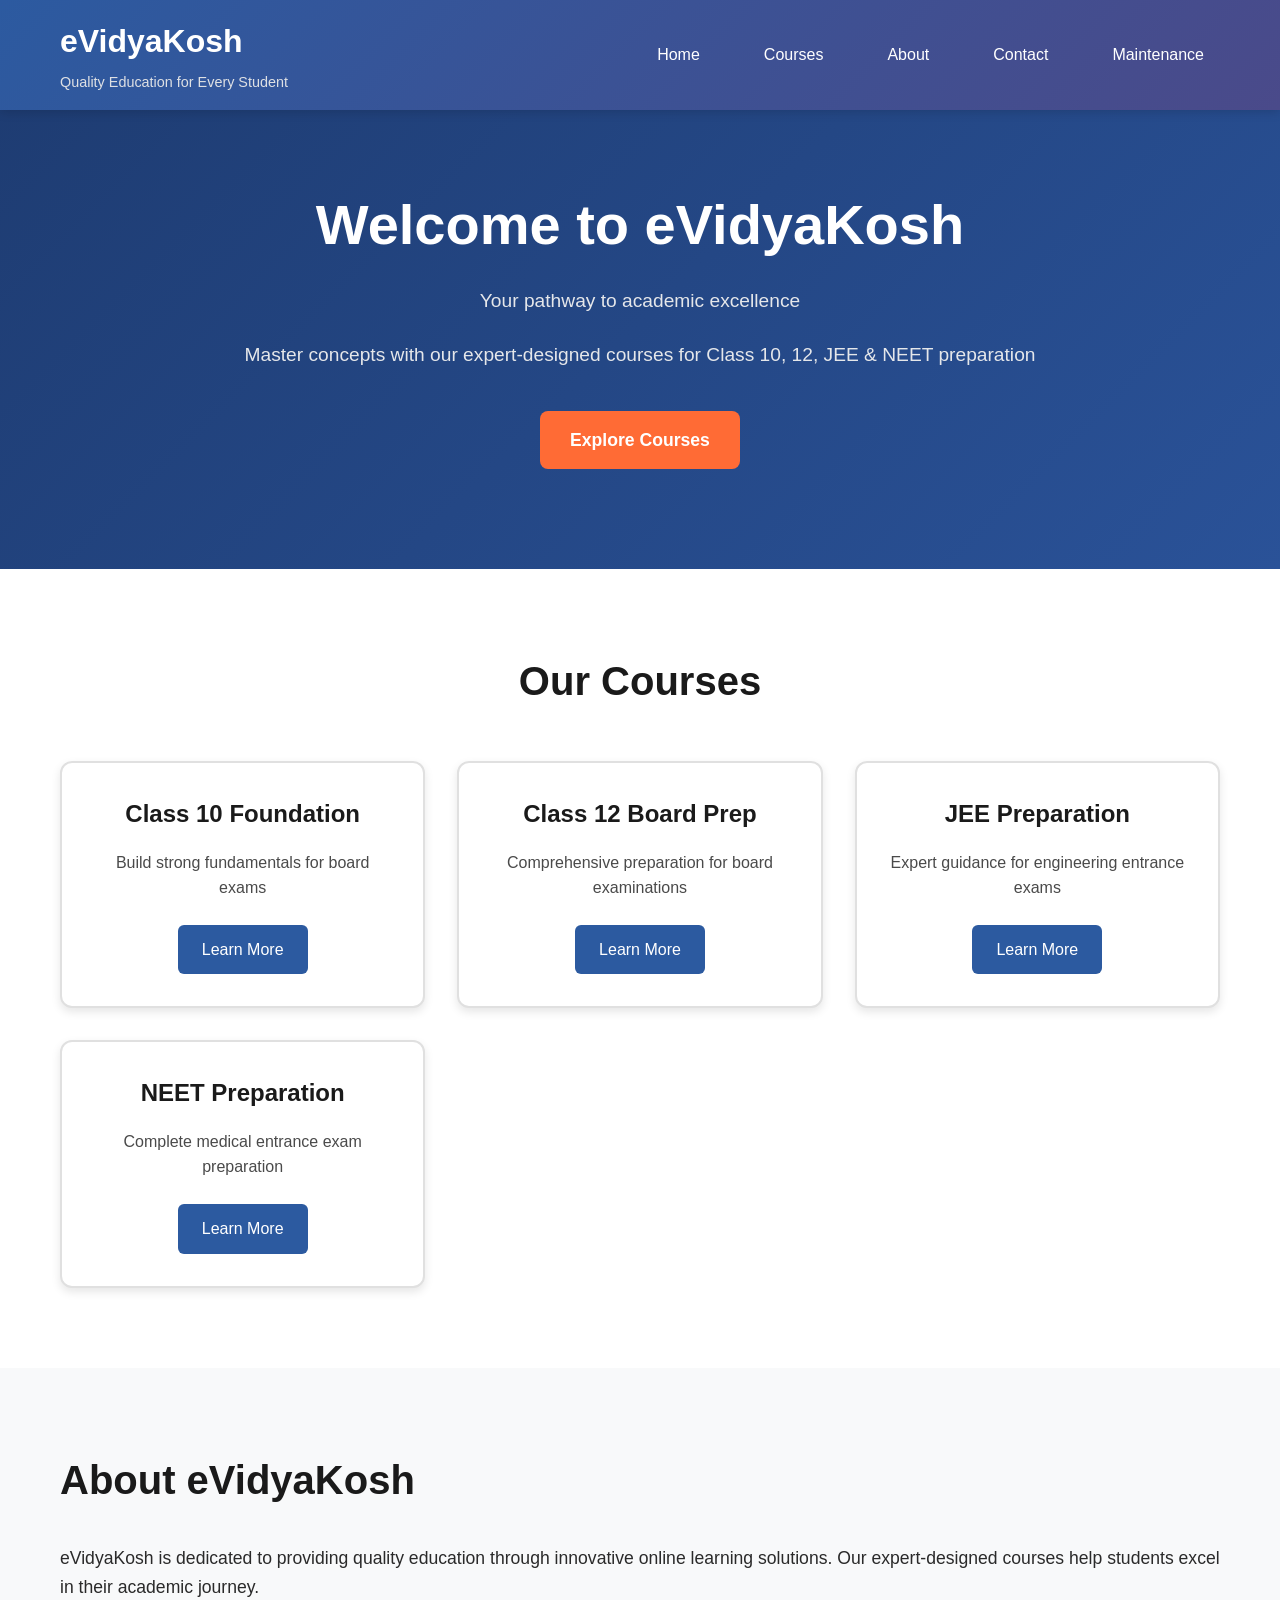
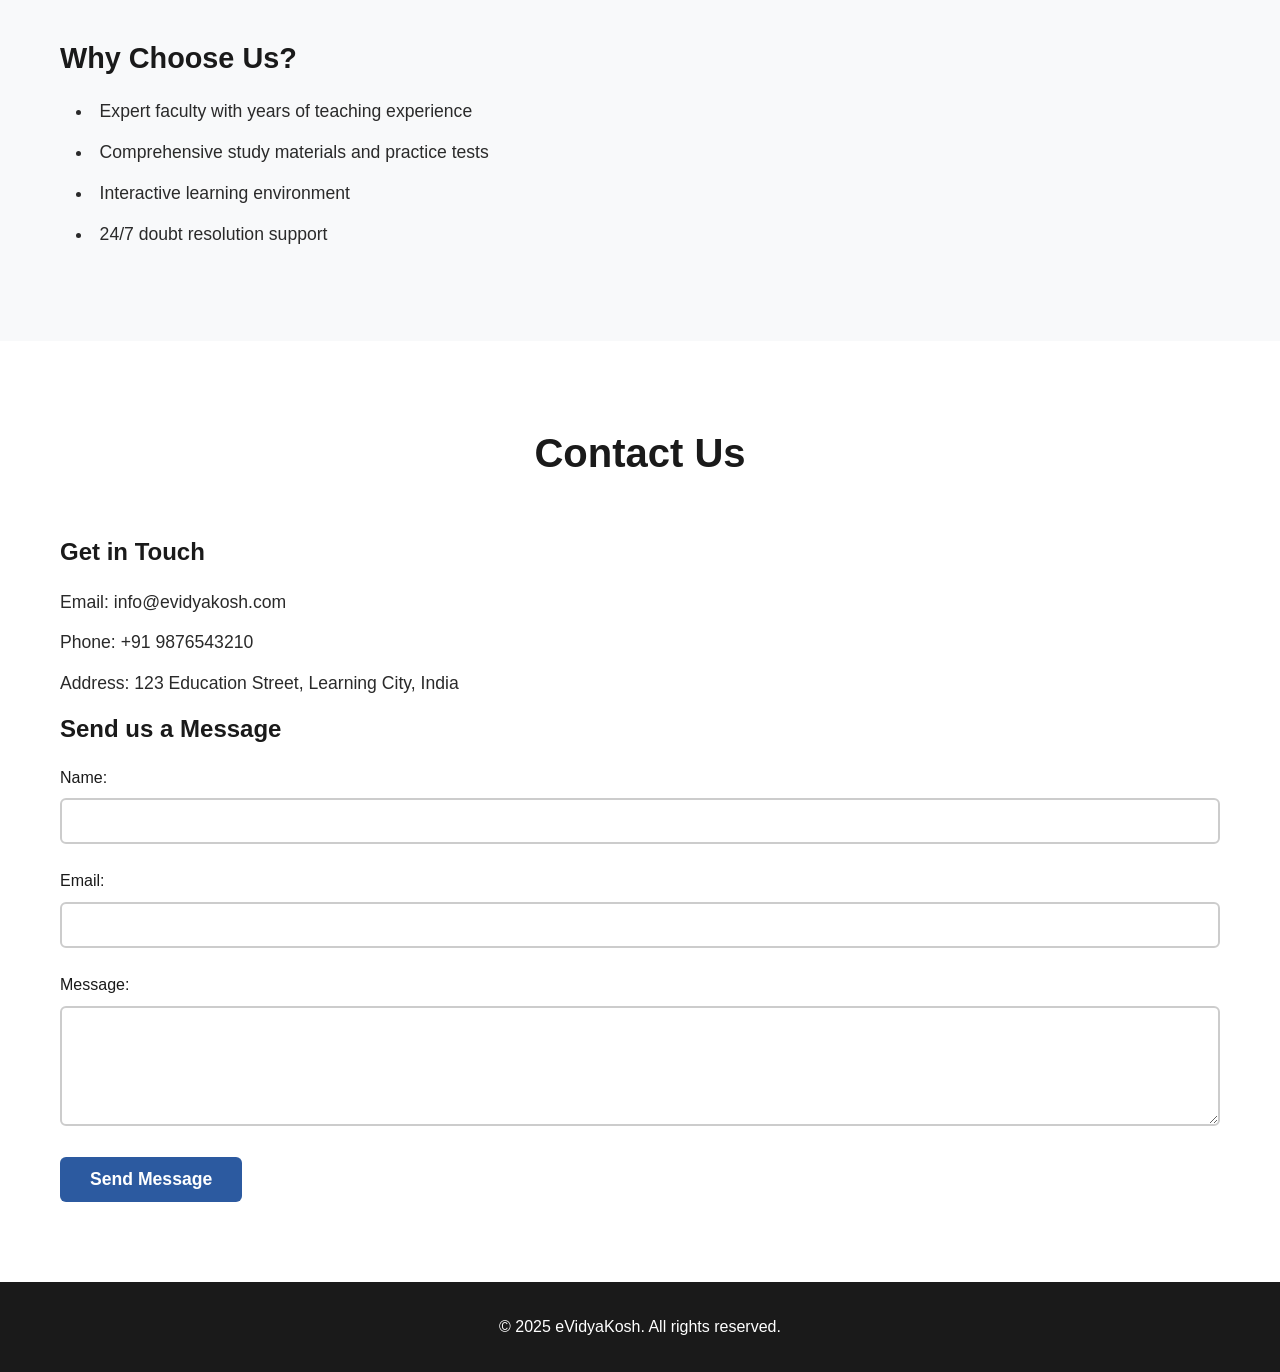
<file: index.html>
<!DOCTYPE html>
<html lang="en">
<head>
    <meta charset="UTF-8">
    <meta name="viewport" content="width=device-width, initial-scale=1.0">
    <meta name="description" content="eVidyaKosh - Quality online learning platform offering expert-designed courses for Class 10, 12, JEE and NEET preparation. Master concepts with our comprehensive educational resources.">
    <title>eVidyaKosh - Online Learning Platform</title>
    <link rel="stylesheet" href="style.css">
</head>
<body>
    <header>
        <nav class="navbar">
            <div class="container">
                <div class="nav-brand">
                    <h1>eVidyaKosh</h1>
                    <p>Quality Education for Every Student</p>
                </div>
                <ul class="nav-menu">
                    <li><a href="#home">Home</a></li>
                    <li><a href="#courses">Courses</a></li>
                    <li><a href="#about">About</a></li>
                    <li><a href="#contact">Contact</a></li>
                    <li><a href="maintenance.html">Maintenance</a></li>
                </ul>
            </div>
        </nav>
    </header>
    
    <main>
        <section id="home" class="hero">
            <div class="container">
                <div class="hero-content">
                    <h1>Welcome to eVidyaKosh</h1>
                    <p>Your pathway to academic excellence</p>
                    <p>Master concepts with our expert-designed courses for Class 10, 12, JEE & NEET preparation</p>
                    <a href="#courses" class="cta-btn">Explore Courses</a>
                </div>
            </div>
        </section>
        
        <section id="courses" class="courses">
            <div class="container">
                <h2>Our Courses</h2>
                <div class="course-grid">
                    <div class="course-card">
                        <h3>Class 10 Foundation</h3>
                        <p>Build strong fundamentals for board exams</p>
                        <a href="#" class="course-btn">Learn More</a>
                    </div>
                    <div class="course-card">
                        <h3>Class 12 Board Prep</h3>
                        <p>Comprehensive preparation for board examinations</p>
                        <a href="#" class="course-btn">Learn More</a>
                    </div>
                    <div class="course-card">
                        <h3>JEE Preparation</h3>
                        <p>Expert guidance for engineering entrance exams</p>
                        <a href="#" class="course-btn">Learn More</a>
                    </div>
                    <div class="course-card">
                        <h3>NEET Preparation</h3>
                        <p>Complete medical entrance exam preparation</p>
                        <a href="#" class="course-btn">Learn More</a>
                    </div>
                </div>
            </div>
        </section>
        
        <section id="about" class="about">
            <div class="container">
                <h2>About eVidyaKosh</h2>
                <p>eVidyaKosh is dedicated to providing quality education through innovative online learning solutions. Our expert-designed courses help students excel in their academic journey.</p>
                
                <h3>Why Choose Us?</h3>
                <ul>
                    <li>Expert faculty with years of teaching experience</li>
                    <li>Comprehensive study materials and practice tests</li>
                    <li>Interactive learning environment</li>
                    <li>24/7 doubt resolution support</li>
                </ul>
            </div>
        </section>
        
        <section id="contact" class="contact">
            <div class="container">
                <h2>Contact Us</h2>
                <div class="contact-info">
                    <h3>Get in Touch</h3>
                    <p>Email: info@evidyakosh.com</p>
                    <p>Phone: +91 9876543210</p>
                    <p>Address: 123 Education Street, Learning City, India</p>
                </div>
                <div class="contact-form">
                    <h3>Send us a Message</h3>
                    <form>
                        <div class="form-group">
                            <label for="name">Name:</label>
                            <input type="text" id="name" name="name" required>
                        </div>
                        <div class="form-group">
                            <label for="email">Email:</label>
                            <input type="email" id="email" name="email" required>
                        </div>
                        <div class="form-group">
                            <label for="message">Message:</label>
                            <textarea id="message" name="message" required></textarea>
                        </div>
                        <button type="submit" class="submit-btn">Send Message</button>
                    </form>
                </div>
            </div>
        </section>
    </main>
    
    <footer>
        <div class="container">
            <p>&copy; 2025 eVidyaKosh. All rights reserved.</p>
        </div>
    </footer>
</body>
</html>
</file>
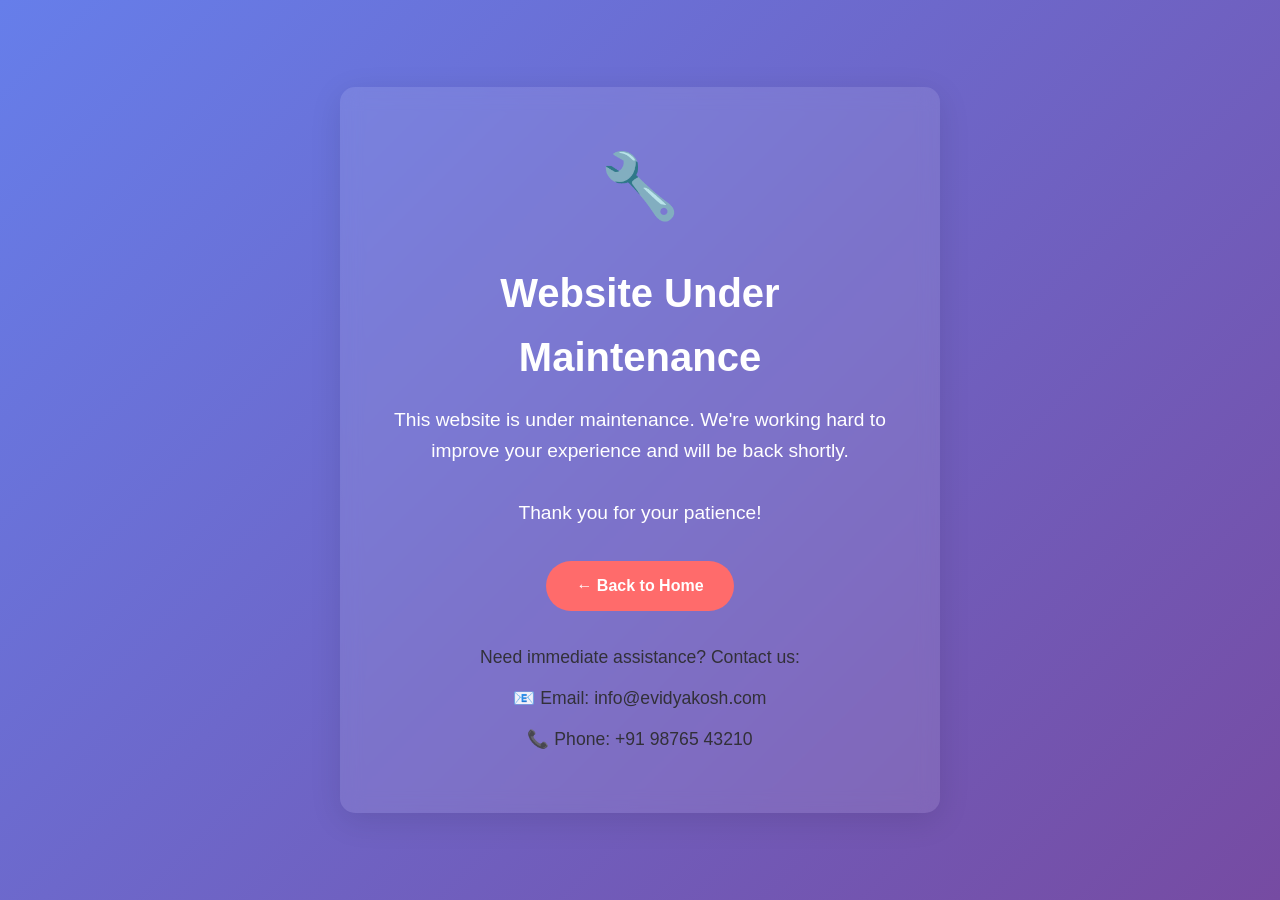
<file: maintenance.html>
<!DOCTYPE html>
<html lang="en">
<head>
    <meta charset="UTF-8">
    <meta name="viewport" content="width=device-width, initial-scale=1.0">
    <title>Website Maintenance - eVidyaKosh</title>
    <link rel="stylesheet" href="style.css">
    <style>
        .maintenance-container {
            display: flex;
            flex-direction: column;
            align-items: center;
            justify-content: center;
            min-height: 100vh;
            text-align: center;
            background: linear-gradient(135deg, #667eea 0%, #764ba2 100%);
            color: white;
            padding: 2rem;
        }
        
        .maintenance-content {
            max-width: 600px;
            padding: 3rem;
            background: rgba(255, 255, 255, 0.1);
            border-radius: 15px;
            backdrop-filter: blur(10px);
            box-shadow: 0 8px 32px rgba(0, 0, 0, 0.1);
        }
        
        .maintenance-icon {
            font-size: 4rem;
            margin-bottom: 1.5rem;
        }
        
        .maintenance-title {
            font-size: 2.5rem;
            margin-bottom: 1rem;
            color: #ffffff;
        }
        
        .maintenance-message {
            font-size: 1.2rem;
            margin-bottom: 2rem;
            line-height: 1.6;
        }
        
        .back-link {
            display: inline-block;
            padding: 12px 30px;
            background-color: #ff6b6b;
            color: white;
            text-decoration: none;
            border-radius: 25px;
            font-weight: bold;
            transition: all 0.3s ease;
        }
        
        .back-link:hover {
            background-color: #ff5252;
            transform: translateY(-2px);
            box-shadow: 0 5px 15px rgba(255, 107, 107, 0.4);
        }
        
        .contact-info {
            margin-top: 2rem;
            font-size: 1rem;
            opacity: 0.9;
        }
        
        @media (max-width: 768px) {
            .maintenance-title {
                font-size: 2rem;
            }
            
            .maintenance-content {
                padding: 2rem;
                margin: 1rem;
            }
        }
    </style>
</head>
<body>
    <div class="maintenance-container">
        <div class="maintenance-content">
            <div class="maintenance-icon">🔧</div>
            <h1 class="maintenance-title">Website Under Maintenance</h1>
            <p class="maintenance-message">
                This website is under maintenance. We're working hard to improve your experience and will be back shortly.
            </p>
            <p class="maintenance-message">
                Thank you for your patience!
            </p>
            <a href="index.html" class="back-link">← Back to Home</a>
            
            <div class="contact-info">
                <p>Need immediate assistance? Contact us:</p>
                <p>📧 Email: info@evidyakosh.com</p>
                <p>📞 Phone: +91 98765 43210</p>
            </div>
        </div>
    </div>
</body>
</html>
</file>
<file: style.css>
/* Modern Educational Website Styles - Improved Accessibility */
/* Reset and base styles */
* {
  margin: 0;
  padding: 0;
  box-sizing: border-box;
}

html {
  scroll-behavior: smooth;
}

body {
  font-family: 'Segoe UI', Tahoma, Geneva, Verdana, sans-serif;
  line-height: 1.6;
  color: #1a1a1a; /* Improved contrast - darker text */
  background-color: #ffffff; /* Pure white background for better contrast */
}

.container {
  max-width: 1200px;
  margin: 0 auto;
  padding: 0 20px;
}

/* Header and Navigation */
header {
  background: linear-gradient(135deg, #2c5aa0 0%, #4a4a8a 100%); /* Darker gradient for better contrast */
  box-shadow: 0 2px 10px rgba(0, 0, 0, 0.15);
  position: fixed;
  top: 0;
  width: 100%;
  z-index: 1000;
}

.navbar {
  padding: 1rem 0;
}

.navbar .container {
  display: flex;
  justify-content: space-between;
  align-items: center;
}

.nav-brand h1 {
  color: #ffffff; /* Pure white for maximum contrast */
  font-size: 2rem;
  font-weight: 700;
  margin-bottom: 0.25rem;
}

.nav-brand p {
  color: #e8e8e8; /* Light gray with good contrast */
  font-size: 0.9rem;
  opacity: 0.95;
}

.nav-menu {
  display: flex;
  list-style: none;
  gap: 2rem;
}

.nav-menu a {
  color: #ffffff; /* Pure white for maximum contrast */
  text-decoration: none;
  font-weight: 500;
  padding: 0.5rem 1rem;
  border-radius: 5px;
  transition: all 0.3s ease;
}

.nav-menu a:hover {
  background-color: rgba(255, 255, 255, 0.2);
  color: #ffffff;
}

.nav-menu a:focus {
  outline: 2px solid #ffffff;
  outline-offset: 2px;
}

/* Main content spacing */
main {
  margin-top: 80px;
}

/* Hero Section */
.hero {
  background: linear-gradient(135deg, #1e3c72 0%, #2a5298 100%); /* Darker blue gradient */
  color: #ffffff;
  padding: 100px 0;
  text-align: center;
}

.hero-content h1 {
  font-size: 3.5rem;
  font-weight: 700;
  margin-bottom: 1rem;
  color: #ffffff; /* Pure white for maximum contrast */
}

.hero-content p {
  font-size: 1.2rem;
  margin-bottom: 1.5rem;
  color: #f0f0f0; /* Light gray with excellent contrast */
  opacity: 0.95;
}

.cta-btn {
  display: inline-block;
  background-color: #ff6b35; /* High contrast orange */
  color: #ffffff;
  padding: 15px 30px;
  text-decoration: none;
  border-radius: 8px;
  font-weight: 600;
  font-size: 1.1rem;
  transition: all 0.3s ease;
  margin-top: 1rem;
}

.cta-btn:hover {
  background-color: #e55a2b; /* Darker shade on hover */
  transform: translateY(-2px);
  box-shadow: 0 5px 15px rgba(255, 107, 53, 0.4);
}

.cta-btn:focus {
  outline: 3px solid #ffffff;
  outline-offset: 3px;
}

/* Courses Section */
.courses {
  padding: 80px 0;
  background-color: #ffffff;
}

.courses h2 {
  text-align: center;
  font-size: 2.5rem;
  color: #1a1a1a; /* Dark text for high contrast */
  margin-bottom: 3rem;
  font-weight: 700;
}

.course-grid {
  display: grid;
  grid-template-columns: repeat(auto-fit, minmax(280px, 1fr));
  gap: 2rem;
  margin-top: 3rem;
}

.course-card {
  background: #ffffff;
  border: 2px solid #e0e0e0;
  border-radius: 12px;
  padding: 2rem;
  text-align: center;
  transition: all 0.3s ease;
  box-shadow: 0 4px 10px rgba(0, 0, 0, 0.1);
}

.course-card:hover {
  transform: translateY(-5px);
  box-shadow: 0 8px 25px rgba(0, 0, 0, 0.15);
  border-color: #2c5aa0;
}

.course-card h3 {
  font-size: 1.5rem;
  color: #1a1a1a; /* Dark text for high contrast */
  margin-bottom: 1rem;
  font-weight: 600;
}

.course-card p {
  color: #4a4a4a; /* Dark gray with good contrast ratio */
  margin-bottom: 1.5rem;
  line-height: 1.6;
}

.course-btn {
  display: inline-block;
  background-color: #2c5aa0; /* Dark blue for good contrast */
  color: #ffffff;
  padding: 12px 24px;
  text-decoration: none;
  border-radius: 6px;
  font-weight: 500;
  transition: all 0.3s ease;
}

.course-btn:hover {
  background-color: #1e3c72; /* Darker on hover */
}

.course-btn:focus {
  outline: 2px solid #1a1a1a;
  outline-offset: 2px;
}

/* About Section */
.about {
  padding: 80px 0;
  background-color: #f8f9fa;
}

.about h2 {
  font-size: 2.5rem;
  color: #1a1a1a; /* Dark text for high contrast */
  margin-bottom: 2rem;
  font-weight: 700;
}

.about h3 {
  font-size: 1.8rem;
  color: #1a1a1a; /* Dark text for high contrast */
  margin: 2rem 0 1rem 0;
  font-weight: 600;
}

.about p {
  font-size: 1.1rem;
  color: #2a2a2a; /* Dark gray for excellent readability */
  margin-bottom: 1.5rem;
  line-height: 1.7;
}

.about ul {
  list-style-position: inside;
  margin-left: 1rem;
}

.about li {
  color: #2a2a2a; /* Dark gray for excellent readability */
  margin-bottom: 0.8rem;
  font-size: 1.1rem;
  line-height: 1.6;
}

/* Contact Section */
.contact {
  padding: 80px 0;
  background-color: #ffffff;
}

.contact h2 {
  text-align: center;
  font-size: 2.5rem;
  color: #1a1a1a; /* Dark text for high contrast */
  margin-bottom: 3rem;
  font-weight: 700;
}

.contact h3 {
  font-size: 1.5rem;
  color: #1a1a1a; /* Dark text for high contrast */
  margin-bottom: 1rem;
  font-weight: 600;
}

.contact-info p {
  color: #2a2a2a; /* Dark gray for excellent readability */
  margin-bottom: 0.8rem;
  font-size: 1.1rem;
}

/* Form Styles */
.form-group {
  margin-bottom: 1.5rem;
}

.form-group label {
  display: block;
  margin-bottom: 0.5rem;
  color: #1a1a1a; /* Dark text for high contrast */
  font-weight: 500;
}

.form-group input,
.form-group textarea {
  width: 100%;
  padding: 12px;
  border: 2px solid #cccccc;
  border-radius: 6px;
  font-size: 1rem;
  color: #1a1a1a; /* Dark text for high contrast */
  background-color: #ffffff;
  transition: border-color 0.3s ease;
}

.form-group input:focus,
.form-group textarea:focus {
  outline: none;
  border-color: #2c5aa0;
  box-shadow: 0 0 0 3px rgba(44, 90, 160, 0.1);
}

.form-group textarea {
  min-height: 120px;
  resize: vertical;
}

.submit-btn {
  background-color: #2c5aa0; /* Dark blue for good contrast */
  color: #ffffff;
  padding: 12px 30px;
  border: none;
  border-radius: 6px;
  font-size: 1.1rem;
  font-weight: 600;
  cursor: pointer;
  transition: all 0.3s ease;
}

.submit-btn:hover {
  background-color: #1e3c72; /* Darker on hover */
}

.submit-btn:focus {
  outline: 2px solid #1a1a1a;
  outline-offset: 2px;
}

/* Footer */
footer {
  background-color: #1a1a1a; /* Dark footer */
  color: #ffffff; /* White text for maximum contrast */
  text-align: center;
  padding: 2rem 0;
}

footer p {
  color: #ffffff; /* White text for maximum contrast */
  font-size: 1rem;
}

/* Responsive Design */
@media (max-width: 768px) {
  .nav-menu {
    flex-direction: column;
    gap: 1rem;
  }
  
  .hero-content h1 {
    font-size: 2.5rem;
  }
  
  .course-grid {
    grid-template-columns: 1fr;
  }
  
  .navbar .container {
    flex-direction: column;
    gap: 1rem;
  }
}

@media (max-width: 480px) {
  .hero-content h1 {
    font-size: 2rem;
  }
  
  .hero {
    padding: 60px 0;
  }
  
  .courses,
  .about,
  .contact {
    padding: 60px 0;
  }
}

/* Accessibility improvements */
@media (prefers-reduced-motion: reduce) {
  html {
    scroll-behavior: auto;
  }
  
  *,
  *::before,
  *::after {
    animation-duration: 0.01ms !important;
    animation-iteration-count: 1 !important;
    transition-duration: 0.01ms !important;
  }
}

/* High contrast mode support */
@media (prefers-contrast: high) {
  body {
    background-color: #ffffff;
    color: #000000;
  }
  
  .nav-menu a,
  .hero-content h1,
  .hero-content p {
    color: #ffffff;
  }
  
  .course-card {
    border-color: #000000;
  }
}
</file>
